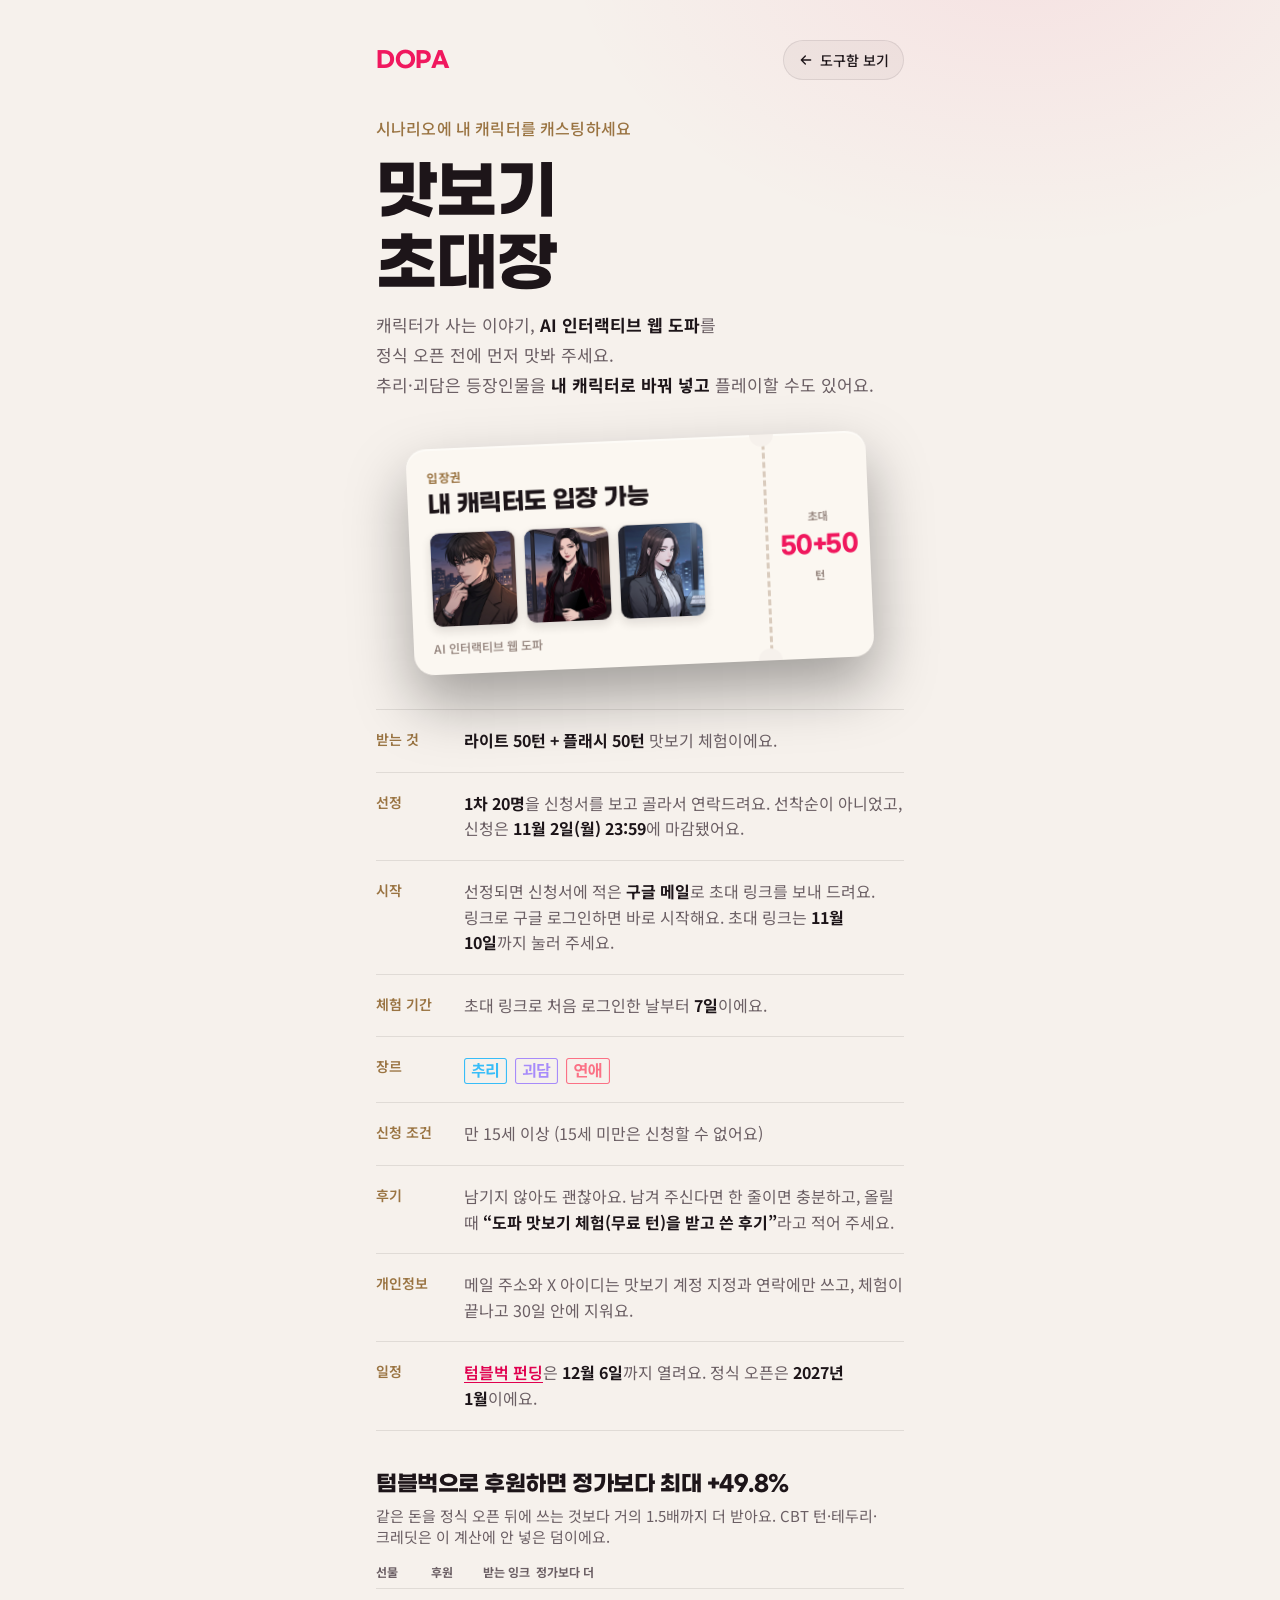
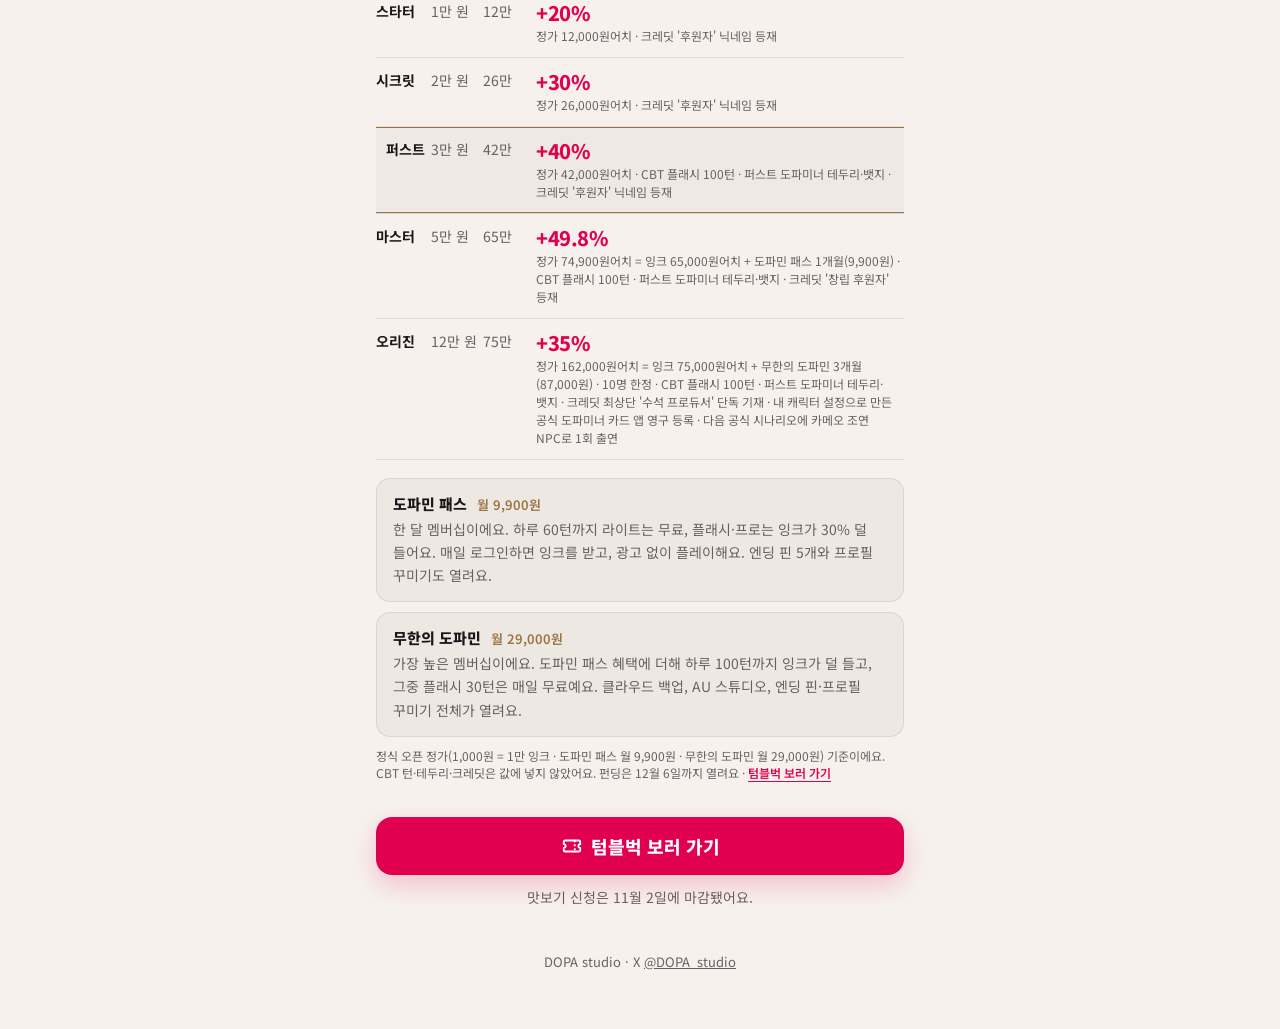
<file: invite/index.html>
<!doctype html>
<html lang="ko">
<head>
<meta charset="utf-8">
<meta name="viewport" content="width=device-width,initial-scale=1,viewport-fit=cover">
<meta name="description" content="정식 오픈 전, AI 인터랙티브 웹 도파를 먼저 맛봐 주세요. 라이트 50턴 + 플래시 50턴 · 1차 20명 · 11/2(월) 마감">
<meta property="og:type" content="website">
<meta property="og:url" content="https://dopa-tools.vercel.app/invite/">
<meta property="og:title" content="도파 맛보기 초대장">
<meta property="og:description" content="시나리오에 내 캐릭터를 캐스팅하세요. 라이트 50턴 + 플래시 50턴 · 1차 20명 · 11/2(월) 마감">
<meta property="og:image" content="https://dopa-tools.vercel.app/invite/og.jpg">
<meta property="og:image:width" content="1200">
<meta property="og:image:height" content="630">
<meta name="twitter:card" content="summary_large_image">
<meta name="twitter:site" content="@DOPA_studio">
<meta name="twitter:title" content="도파 맛보기 초대장">
<meta name="twitter:description" content="시나리오에 내 캐릭터를 캐스팅하세요. 라이트 50턴 + 플래시 50턴 · 1차 20명 · 11/2(월) 마감">
<meta name="twitter:image" content="https://dopa-tools.vercel.app/invite/og.jpg">
<title>도파 맛보기 초대장</title>
<meta name="description" content="AI 인터랙티브 웹 도파(DOPA) 맛보기 초대장 신청 — 라이트 50턴 + 플래시 50턴">
<link rel="stylesheet" href="https://fonts.googleapis.com/css2?family=Noto+Sans+KR:wght@400;500;600;700;800&display=swap">
<style>
@font-face{font-family:'GmarketSans';src:url('GmarketSansBold.woff') format('woff');font-weight:700;font-display:swap}
:root{
  --bg:#f6f1ec;--bg-glow1:rgba(240,24,94,.07);--bg-glow2:transparent;
  --ink:#1d1519;--ink-soft:#6b5f64;--line:rgba(29,21,25,.10);
  --pink:#E0004F;--pink-soft:#E0004F;--gold:#9a7442;
  --paper:#fbf7f1;--paper-ink:#1d1519;--paper-mute:#9a8b84;--stub-line:#d9cbbd;
  --chip:rgba(29,21,25,.035);--chip-line:rgba(29,21,25,.09);--btn-ink:#fff;
}
@media (prefers-color-scheme:dark){:root:not([data-theme="light"]){
  --bg:#0e0b0d;--bg-glow1:rgba(240,24,94,.13);--bg-glow2:transparent;
  --ink:#f3ede8;--ink-soft:rgba(243,237,232,.62);--line:rgba(243,237,232,.09);
  --pink:#F0185E;--pink-soft:#F0185E;--gold:#cdb185;
  --paper:#f6efe5;--paper-ink:#1d1519;--paper-mute:#9a8b84;--stub-line:#d9cbbd;
  --chip:rgba(243,237,232,.035);--chip-line:rgba(243,237,232,.08);--btn-ink:#fff;
}}
:root[data-theme="dark"]{
  --bg:#0e0b0d;--bg-glow1:rgba(240,24,94,.13);--bg-glow2:transparent;
  --ink:#f3ede8;--ink-soft:rgba(243,237,232,.62);--line:rgba(243,237,232,.09);
  --pink:#F0185E;--pink-soft:#F0185E;--gold:#cdb185;
  --paper:#f6efe5;--paper-ink:#1d1519;--paper-mute:#9a8b84;--stub-line:#d9cbbd;
  --chip:rgba(243,237,232,.035);--chip-line:rgba(243,237,232,.08);--btn-ink:#fff;
}
*{margin:0;padding:0;box-sizing:border-box}
html{background:var(--bg)}
body{font-family:'Noto Sans KR',Pretendard,system-ui,sans-serif;background:var(--bg);color:var(--ink);min-height:100vh;
  background-image:radial-gradient(640px 420px at 80% -6%,var(--bg-glow1),transparent 72%);
  background-attachment:fixed;word-break:keep-all;-webkit-font-smoothing:antialiased}
.wrap{max-width:560px;margin:0 auto;padding:40px 16px 56px}
.top{display:flex;align-items:center;justify-content:space-between;gap:12px;margin-bottom:36px}
.logo{height:24px;display:block;margin:0}
.back{display:inline-flex;align-items:center;gap:6px;min-height:40px;padding:0 14px;border-radius:999px;border:1px solid var(--chip-line);background:var(--chip);color:var(--ink);font-size:14px;font-weight:500;text-decoration:none}
.back svg{width:16px;height:16px;fill:none;stroke:currentColor;stroke-width:2;stroke-linecap:round;stroke-linejoin:round}
.back:hover{border-color:var(--pink)}
.logo-dark{display:none}
@media (prefers-color-scheme:dark){:root:not([data-theme="light"]) .logo-dark{display:block}:root:not([data-theme="light"]) .logo-light{display:none}}
:root[data-theme="dark"] .logo-dark{display:block}:root[data-theme="dark"] .logo-light{display:none}
.kick{font-size:16px;font-weight:500;color:var(--gold);letter-spacing:.01em;line-height:1.5;margin-bottom:18px}
h1{font-family:GmarketSans,Pretendard,sans-serif;font-size:clamp(44px,13vw,64px);line-height:1.12;letter-spacing:-.035em}
.lead{margin-top:9px;font-size:17px;line-height:1.75;color:var(--ink-soft)}
.lead b{color:var(--ink);font-weight:700}

/* 티켓 */
.ticket{margin:40px auto 44px;max-width:460px;display:flex;border-radius:20px;background:var(--paper);color:var(--paper-ink);
  transform:rotate(-2.5deg);box-shadow:0 28px 60px rgba(0,0,0,.35),0 2px 0 rgba(255,255,255,.4) inset;position:relative;overflow:hidden;
  animation:drop .9s cubic-bezier(.2,.9,.25,1.15) both}
@keyframes drop{from{transform:translateY(-28px) rotate(-9deg);opacity:0}to{transform:rotate(-2.5deg);opacity:1}}
@media (prefers-reduced-motion:reduce){.ticket{animation:none}}
.ticket .main{flex:1;padding:20px 0 18px 20px;min-width:0}
.ticket .stub{width:104px;border-left:3px dashed var(--stub-line);display:flex;flex-direction:column;align-items:center;justify-content:center;gap:6px}
.ticket:before,.ticket:after{content:"";position:absolute;right:92px;width:24px;height:24px;border-radius:50%;background:var(--bg)}
.ticket:before{top:-12px}.ticket:after{bottom:-12px}
.t-lab{font-size:12px;font-weight:700;color:var(--gold);letter-spacing:.06em}
.t-ttl{font-family:GmarketSans,Pretendard,sans-serif;font-size:24px;margin:4px 0 12px;letter-spacing:-.02em}
.faces{display:flex;gap:8px}
.faces img{width:31%;max-width:86px;aspect-ratio:10/11;object-fit:cover;object-position:50% 22%;border-radius:10px;border:1px solid rgba(29,21,25,.12);box-shadow:0 4px 10px rgba(29,21,25,.12)}
.t-meta{margin-top:12px;font-size:12px;font-weight:600;color:var(--paper-mute)}
.stub small{font-size:11px;font-weight:700;letter-spacing:.04em;color:var(--paper-mute)}
.stub .no{font-family:GmarketSans,Pretendard,sans-serif;font-size:24px;color:#f0185e;letter-spacing:-.02em}

/* 안내 */
.facts{list-style:none;border-top:1px solid var(--line)}
.facts li{display:grid;grid-template-columns:76px minmax(0,1fr);gap:12px;padding:18px 0;border-bottom:1px solid var(--line);font-size:16px;line-height:1.6}
.facts dt,.facts .k{font-weight:600;color:var(--gold);font-size:14px}
.facts .v{color:var(--ink-soft)}
.facts .v b{color:var(--ink);font-weight:700}
.facts a{color:var(--pink-soft);font-weight:600;text-underline-offset:3px}
.genres{display:flex;flex-wrap:wrap;gap:8px;margin-top:3px}
.genres img{height:26px;width:auto;display:block}
.genres .pill-l{display:none}
@media (prefers-color-scheme:light){:root:not([data-theme="dark"]) .genres .pill-l{display:block}:root:not([data-theme="dark"]) .genres .pill-d{display:none}}
:root[data-theme="light"] .genres .pill-l{display:block}:root[data-theme="light"] .genres .pill-d{display:none}

.fund{margin-top:40px}
.fund h2{font-family:GmarketSans,'Noto Sans KR',sans-serif;font-size:22px;letter-spacing:-.02em;line-height:1.3}
.fund-lead{margin-top:6px;font-size:15px;color:var(--ink-soft)}
.fund table{width:100%;margin-top:16px;border-collapse:collapse;font-size:14px;font-variant-numeric:tabular-nums}
.fund th{text-align:left;white-space:nowrap;font-size:12px;font-weight:700;color:var(--ink-soft);padding:0 6px 8px 0;border-bottom:1px solid var(--line)}
.fund td{padding:12px 6px 12px 0;border-bottom:1px solid var(--line);vertical-align:top;color:var(--ink-soft);white-space:nowrap}
.fund td:first-child{color:var(--ink);font-weight:700}
.fund td:last-child{white-space:normal;padding-right:0}
.fund td b{display:block;color:var(--pink-soft);font-weight:800;font-size:20px;line-height:1.2;letter-spacing:-.02em}
.fund td small{display:block;margin-top:2px;font-size:12px;line-height:1.5}
.fund tr.pick td{background:var(--chip);box-shadow:inset 0 1px 0 var(--gold),inset 0 -1px 0 var(--gold)}
.fund tr.pick td:first-child{padding-left:10px}
.fund tr.pick td:last-child{padding-right:10px}
.perks{margin-top:18px;display:grid;gap:10px}
.perks div{padding:14px 16px;border-radius:14px;background:var(--chip);border:1px solid var(--chip-line)}
.perks dt{font-weight:800;font-size:15px;color:var(--ink)}
.perks .price{margin-left:6px;font-size:13px;font-weight:600;color:var(--gold)}
.btn svg{width:22px;height:22px;flex:none}
.perks dd{margin-top:4px;font-size:14px;line-height:1.65;color:var(--ink-soft)}
.fund-note{margin-top:10px;font-size:12px;color:var(--ink-soft)}
.fund-note a{color:var(--pink-soft);font-weight:600;text-underline-offset:3px}
.cta{margin-top:36px;text-align:center}
.btn{display:flex;align-items:center;justify-content:center;gap:8px;width:100%;min-height:58px;border-radius:16px;background:var(--pink);color:var(--btn-ink);
  font-size:18px;font-weight:800;text-decoration:none;box-shadow:0 10px 24px rgba(240,24,94,.22);transition:transform .15s,box-shadow .15s}
.btn:hover{transform:translateY(-2px);box-shadow:0 14px 28px rgba(240,24,94,.3)}
.btn:active{transform:translateY(0)}
.btn:focus-visible{outline:3px solid var(--pink-soft);outline-offset:3px}
.cta p{margin-top:12px;font-size:14px;color:var(--ink-soft)}
.foot{margin-top:44px;font-size:13px;line-height:1.7;color:var(--ink-soft);text-align:center}
.foot a{color:var(--ink-soft)}
</style>
</head>
<body>
<main class="wrap">
  <div class="top">
    <div><img class="logo logo-dark" src="dopa-logo-h-night.svg" alt="DOPA">
    <p class="logo logo-light" style="height:auto;font-family:GmarketSans,Pretendard,sans-serif;font-size:22px;color:#f0185e;letter-spacing:-.02em">DOPA</p></div>
    <a class="back" href="https://dopa-tools.vercel.app/"><svg viewBox="0 0 24 24" aria-hidden="true"><path d="M19 12H5M11 18l-6-6 6-6"/></svg>도구함 보기</a>
  </div>

  <p class="kick">시나리오에 내 캐릭터를 캐스팅하세요</p>
  <h1>맛보기<br>초대장</h1>
  <p class="lead">캐릭터가 사는 이야기, <b>AI 인터랙티브 웹 도파</b>를<br>정식 오픈 전에 먼저 맛봐 주세요.<br>추리·괴담은 등장인물을 <b>내 캐릭터로 바꿔 넣고</b> 플레이할 수도 있어요.</p>

  <div class="ticket" aria-label="라이트 50턴과 플래시 50턴 맛보기 초대장">
    <div class="main">
      <p class="t-lab">입장권</p>
      <p class="t-ttl">내 캐릭터도 입장 가능</p>
      <div class="faces">
        <img src="woojin.jpg" alt="">
        <img src="sera_card.jpg" alt="">
        <img src="ikyeong.jpg" alt="">
      </div>
      <p class="t-meta">AI 인터랙티브 웹 도파</p>
    </div>
    <div class="stub"><small>초대</small><span class="no">50+50</span><small>턴</small></div>
  </div>

  <ul class="facts">
    <li><span class="k">받는 것</span><span class="v"><b>라이트 50턴 + 플래시 50턴</b> 맛보기 체험이에요.</span></li>
    <li><span class="k">선정</span><span class="v"><b>1차 20명</b>을 신청서를 보고 골라서 연락드려요. 선착순이 아니었고, 신청은 <b>11월 2일(월) 23:59</b>에 마감됐어요.</span></li>
    <li><span class="k">시작</span><span class="v">선정되면 신청서에 적은 <b>구글 메일</b>로 초대 링크를 보내 드려요. 링크로 구글 로그인하면 바로 시작해요. 초대 링크는 <b>11월 10일</b>까지 눌러 주세요.</span></li>
    <li><span class="k">체험 기간</span><span class="v">초대 링크로 처음 로그인한 날부터 <b>7일</b>이에요.</span></li>
    <li><span class="k">장르</span><span class="v"><span class="genres"><img class="pill-d" src="pill-mystery-night.svg" alt="추리"><img class="pill-l" src="pill-mystery.svg" alt="추리"><img class="pill-d" src="pill-horror-night.svg" alt="괴담"><img class="pill-l" src="pill-horror.svg" alt="괴담"><img class="pill-d" src="pill-love-night.svg" alt="연애"><img class="pill-l" src="pill-love.svg" alt="연애"></span></span></li>
    <li><span class="k">신청 조건</span><span class="v">만 15세 이상 (15세 미만은 신청할 수 없어요)</span></li>
    <li><span class="k">후기</span><span class="v">남기지 않아도 괜찮아요. 남겨 주신다면 한 줄이면 충분하고, 올릴 때 <b>“도파 맛보기 체험(무료 턴)을 받고 쓴 후기”</b>라고 적어 주세요.</span></li>
    <li><span class="k">개인정보</span><span class="v">메일 주소와 X 아이디는 맛보기 계정 지정과 연락에만 쓰고, 체험이 끝나고 30일 안에 지워요.</span></li>
    <li><span class="k">일정</span><span class="v"><a href="https://tum.bg/x22BGi" target="_blank" rel="noopener">텀블벅 펀딩</a>은 <b>12월 6일</b>까지 열려요. 정식 오픈은 <b>2027년 1월</b>이에요.</span></li>
  </ul>

  <section class="fund">
    <h2>텀블벅으로 후원하면 정가보다 최대 +49.8%</h2>
    <p class="fund-lead">같은 돈을 정식 오픈 뒤에 쓰는 것보다 거의 1.5배까지 더 받아요. CBT 턴·테두리·크레딧은 이 계산에 안 넣은 덤이에요.</p>
    <table>
      <thead><tr><th>선물</th><th>후원</th><th>받는 잉크</th><th>정가보다 더</th></tr></thead>
      <tbody>
        <tr><td>스타터</td><td>1만 원</td><td>12만</td><td><b>+20%</b><small>정가 12,000원어치 · 크레딧 '후원자' 닉네임 등재</small></td></tr>
        <tr><td>시크릿</td><td>2만 원</td><td>26만</td><td><b>+30%</b><small>정가 26,000원어치 · 크레딧 '후원자' 닉네임 등재</small></td></tr>
        <tr class="pick"><td>퍼스트</td><td>3만 원</td><td>42만</td><td><b>+40%</b><small>정가 42,000원어치 · CBT 플래시 100턴 · 퍼스트 도파미너 테두리·뱃지 · 크레딧 '후원자' 닉네임 등재</small></td></tr>
        <tr><td>마스터</td><td>5만 원</td><td>65만</td><td><b>+49.8%</b><small>정가 74,900원어치 = 잉크 65,000원어치 + 도파민 패스 1개월(9,900원) · CBT 플래시 100턴 · 퍼스트 도파미너 테두리·뱃지 · 크레딧 '창립 후원자' 등재</small></td></tr>
        <tr><td>오리진</td><td>12만 원</td><td>75만</td><td><b>+35%</b><small>정가 162,000원어치 = 잉크 75,000원어치 + 무한의 도파민 3개월(87,000원) · 10명 한정 · CBT 플래시 100턴 · 퍼스트 도파미너 테두리·뱃지 · 크레딧 최상단 '수석 프로듀서' 단독 기재 · 내 캐릭터 설정으로 만든 공식 도파미너 카드 앱 영구 등록 · 다음 공식 시나리오에 카메오 조연 NPC로 1회 출연</small></td></tr>
      </tbody>
    </table>
    <dl class="perks">
      <div><dt>도파민 패스 <span class="price">월 9,900원</span></dt><dd>한 달 멤버십이에요. 하루 60턴까지 라이트는 무료, 플래시·프로는 잉크가 30% 덜 들어요. 매일 로그인하면 잉크를 받고, 광고 없이 플레이해요. 엔딩 핀 5개와 프로필 꾸미기도 열려요.</dd></div>
      <div><dt>무한의 도파민 <span class="price">월 29,000원</span></dt><dd>가장 높은 멤버십이에요. 도파민 패스 혜택에 더해 하루 100턴까지 잉크가 덜 들고, 그중 플래시 30턴은 매일 무료예요. 클라우드 백업, AU 스튜디오, 엔딩 핀·프로필 꾸미기 전체가 열려요.</dd></div>
    </dl>
    <p class="fund-note">정식 오픈 정가(1,000원 = 1만 잉크 · 도파민 패스 월 9,900원 · 무한의 도파민 월 29,000원) 기준이에요. CBT 턴·테두리·크레딧은 값에 넣지 않았어요. 펀딩은 12월 6일까지 열려요 · <a href="https://tum.bg/x22BGi" target="_blank" rel="noopener">텀블벅 보러 가기</a></p>
  </section>

  <div class="cta">
    <a class="btn" href="https://tum.bg/x22BGi" target="_blank" rel="noopener"><svg viewBox="0 0 24 24" fill="none" stroke="currentColor" stroke-width="2" stroke-linejoin="round" aria-hidden="true"><path d="M3 7.5A1.5 1.5 0 0 1 4.5 6h15A1.5 1.5 0 0 1 21 7.5V10a2 2 0 0 0 0 4v2.5a1.5 1.5 0 0 1-1.5 1.5h-15A1.5 1.5 0 0 1 3 16.5V14a2 2 0 0 0 0-4Z"/><path d="M15 6v12" stroke-dasharray="2 2.2"/></svg>텀블벅 보러 가기</a>
    <p>맛보기 신청은 11월 2일에 마감됐어요.</p>
  </div>

  <p class="foot">DOPA studio · X <a href="https://x.com/DOPA_studio" target="_blank" rel="noopener">@DOPA_studio</a></p>
</main>
<script>
/* 숫자 세기: 도구함(shell.js)과 같은 survival_events 표 · ep=invite · view = 페이지 열림, start = 신청서 버튼 누름 · src 는 ?src= (없으면 ?from=, referrer) */
(() => {
  if (!/dopa-tools\.vercel\.app$/.test(location.host)) return;
  const T_SB = "https://qytikqvngyvrszjygbbn.supabase.co", T_PK = "sb_publishable_h-nZS3_gVKpcLxgowjGK_Q_mr4bFXAp";
  const tsrc = (() => { try { const p = new URLSearchParams(location.search); const q = p.get("src") || p.get("from"); const r = document.referrer ? new URL(document.referrer).host : ""; const v = q || (/t\.co$|x\.com$|twitter\.com$/.test(r) ? "x" : /threads/.test(r) ? "threads" : r && r !== location.host ? r : ""); if (v) sessionStorage.setItem("dopa_tools_src", v.slice(0, 40)); return sessionStorage.getItem("dopa_tools_src") || "direct"; } catch (e) { return "direct"; } })();
  const tsid = (() => { try { let v = sessionStorage.getItem("dopa_tools_sid"); if (!v) { v = Math.random().toString(36).slice(2, 12); sessionStorage.setItem("dopa_tools_sid", v); } return v; } catch (e) { return ""; } })();
  function track(ev) { try { fetch(`${T_SB}/rest/v1/survival_events`, { method: "POST", keepalive: true, headers: { apikey: T_PK, "Content-Type": "application/json", Prefer: "return=minimal" }, body: JSON.stringify({ ev, ep: "invite", sid: tsid, src: tsrc }) }).catch(() => {}); } catch (e) {} }
  track("view");
  document.addEventListener("click", (e) => { const a = e.target.closest("a"); if (a && /docs\.google\.com\/forms/.test(a.href)) track("start"); });
})();
</script>
</body>
</html>
</file>
